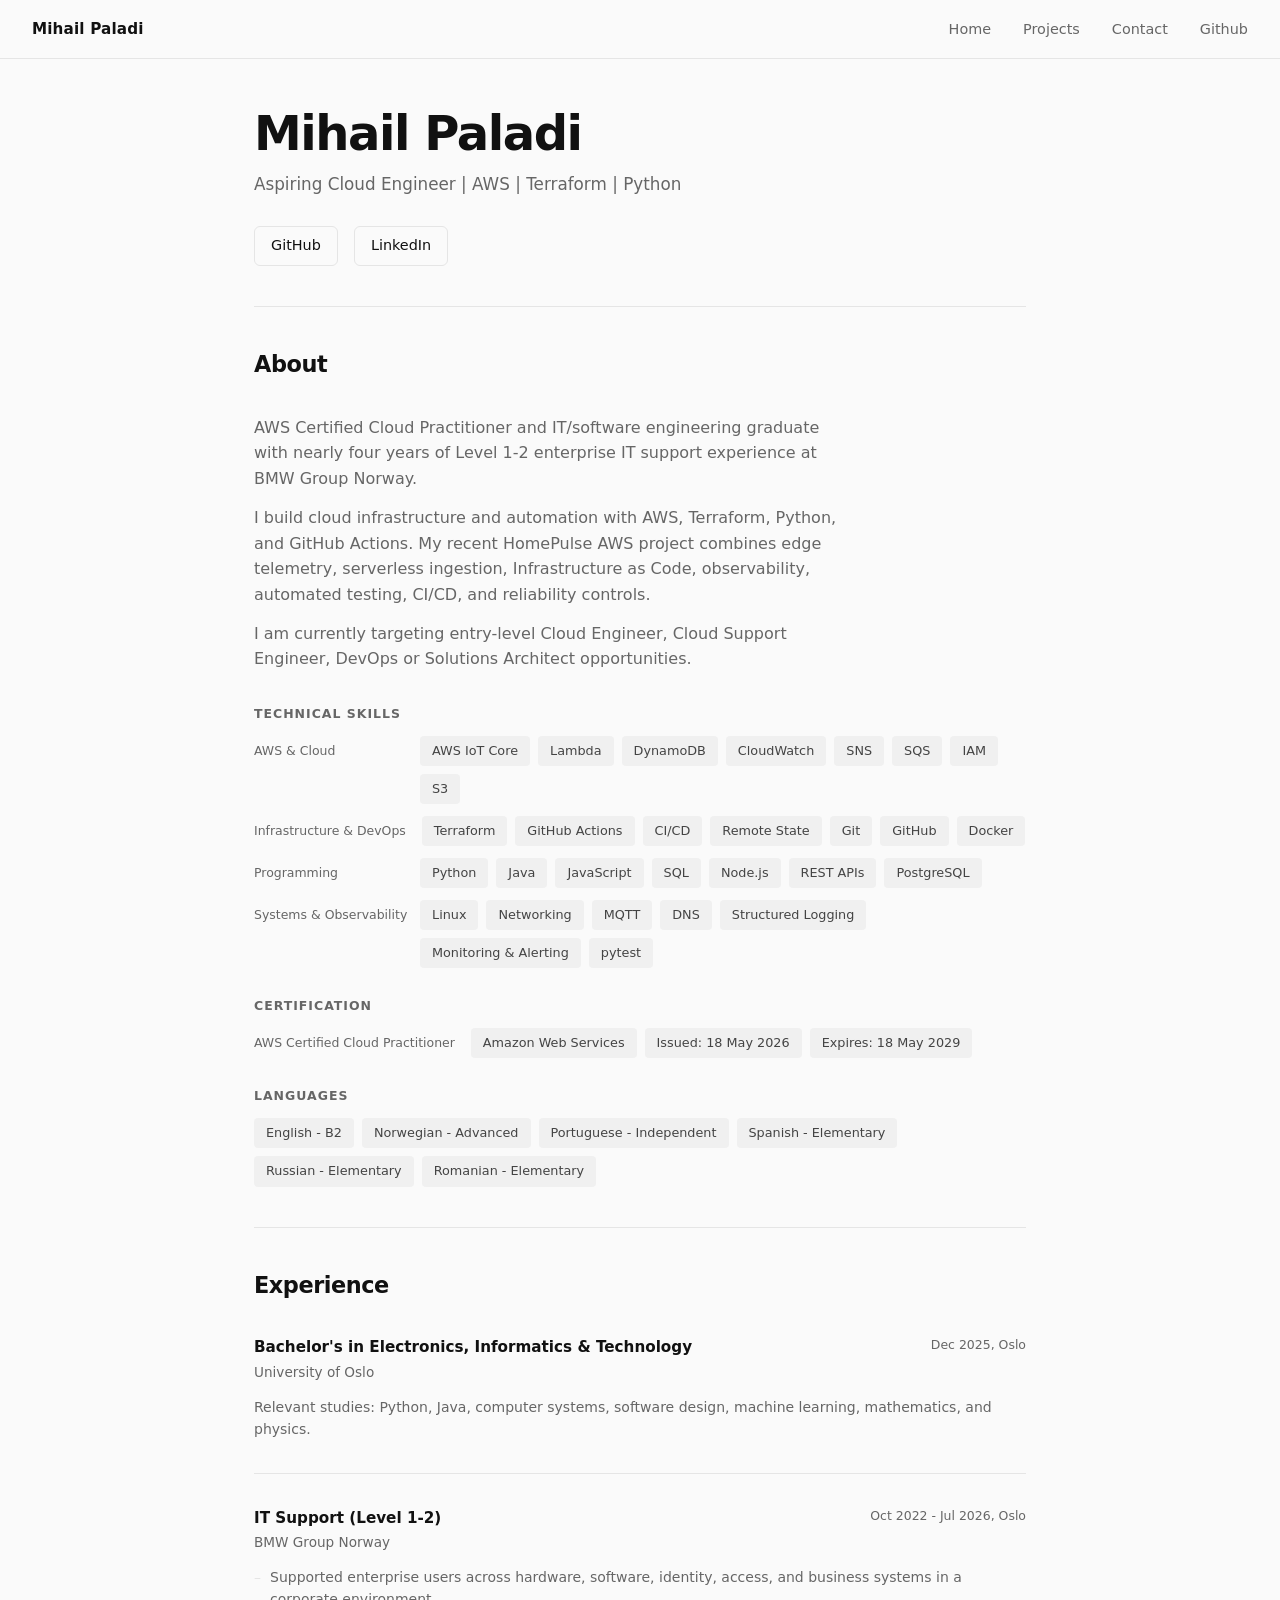
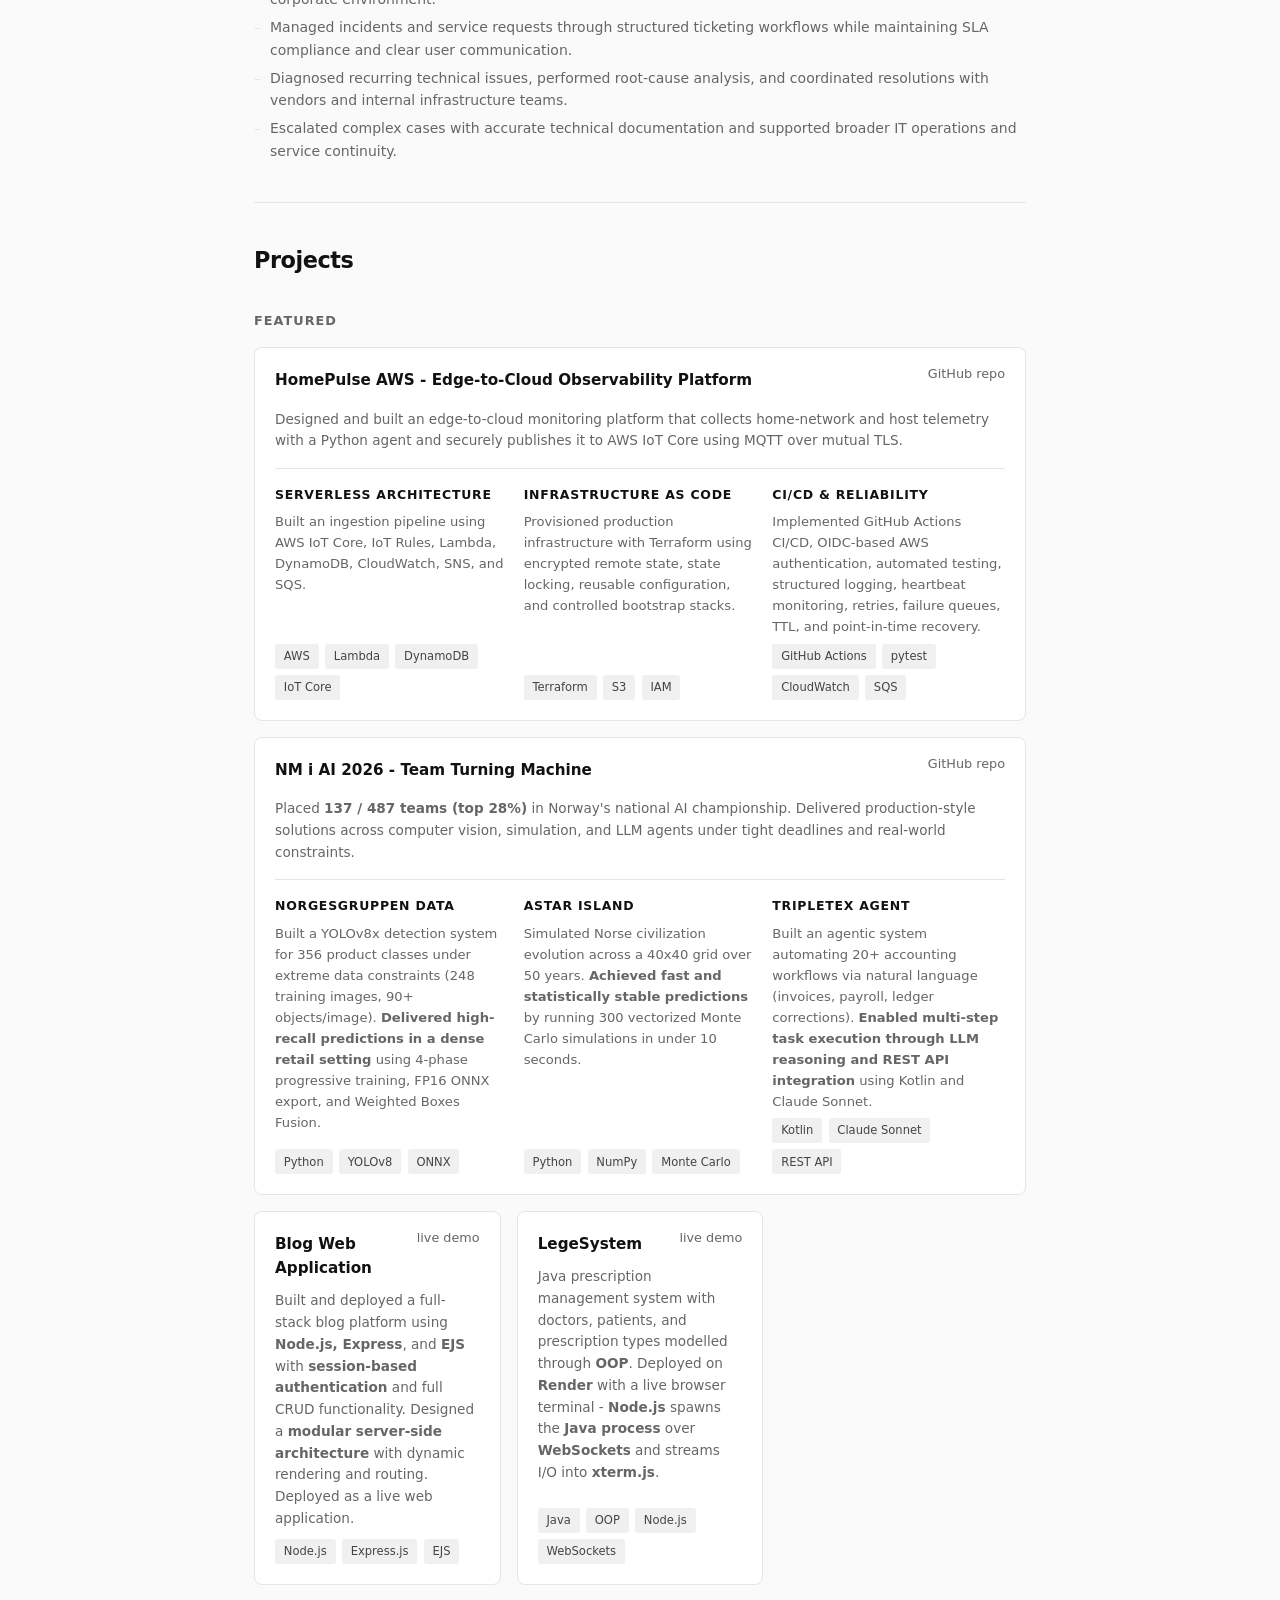
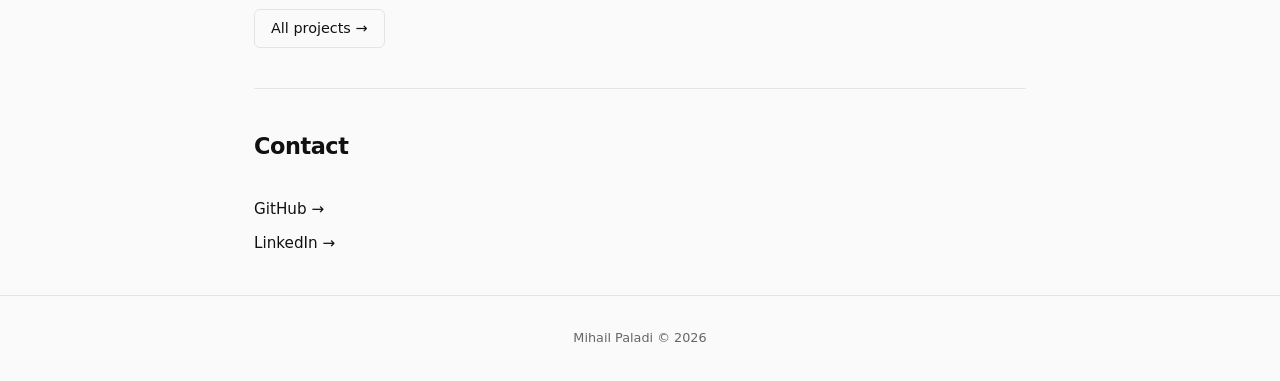
<file: index.html>
<!doctype html>
<html lang="en">
  <head>
    <meta charset="UTF-8" />
    <meta name="viewport" content="width=device-width, initial-scale=1.0" />
    <title>Mihail Paladi</title>
    <link rel="stylesheet" href="css/style.css" />
  </head>
  <body>
    <div id="navbar-partial"></div>

    <main>
      <section id="hero">
        <h1>Mihail Paladi</h1>
        <p class="subtitle">
          Aspiring Cloud Engineer | AWS | Terraform | Python
        </p>
        <div class="hero-links">
          <a href="https://github.com/Mibiss" target="_blank" rel="noopener"
            >GitHub</a
          >
          <a
            href="https://www.linkedin.com/in/mihail-paladi-a35544184/"
            target="_blank"
            rel="noopener"
            >LinkedIn</a
          >
        </div>
      </section>

      <section id="about">
        <h2>About</h2>
        <p>
          AWS Certified Cloud Practitioner and IT/software engineering graduate
          with nearly four years of Level 1-2 enterprise IT support experience
          at BMW Group Norway.
        </p>

        <p>
          I build cloud infrastructure and automation with AWS, Terraform,
          Python, and GitHub Actions. My recent HomePulse AWS project combines
          edge telemetry, serverless ingestion, Infrastructure as Code,
          observability, automated testing, CI/CD, and reliability controls.
        </p>

        <p>
          I am currently targeting entry-level Cloud Engineer, Cloud Support
          Engineer, DevOps or Solutions Architect opportunities.
        </p>
        <h3 class="section-label">Technical Skills</h3>
        <div class="skill-groups">
          <div class="skill-group">
            <span class="skill-group-label">AWS & Cloud</span>
            <div class="skills">
              <span>AWS IoT Core</span>
              <span>Lambda</span>
              <span>DynamoDB</span>
              <span>CloudWatch</span>
              <span>SNS</span>
              <span>SQS</span>
              <span>IAM</span>
              <span>S3</span>
            </div>
          </div>

          <div class="skill-group">
            <span class="skill-group-label">Infrastructure & DevOps</span>
            <div class="skills">
              <span>Terraform</span>
              <span>GitHub Actions</span>
              <span>CI/CD</span>
              <span>Remote State</span>
              <span>Git</span>
              <span>GitHub</span>
              <span>Docker</span>
            </div>
          </div>

          <div class="skill-group">
            <span class="skill-group-label">Programming</span>
            <div class="skills">
              <span>Python</span>
              <span>Java</span>
              <span>JavaScript</span>
              <span>SQL</span>
              <span>Node.js</span>
              <span>REST APIs</span>
              <span>PostgreSQL</span>
            </div>
          </div>

          <div class="skill-group">
            <span class="skill-group-label">Systems & Observability</span>
            <div class="skills">
              <span>Linux</span>
              <span>Networking</span>
              <span>MQTT</span>
              <span>DNS</span>
              <span>Structured Logging</span>
              <span>Monitoring & Alerting</span>
              <span>pytest</span>
            </div>
          </div>
        </div>

        <h3 class="section-label">Certification</h3>
        <div class="skill-groups">
          <div class="skill-group">
            <span class="skill-group-label"
              >AWS Certified Cloud Practitioner</span
            >
            <div class="skills">
              <span>Amazon Web Services</span><span>Issued: 18 May 2026</span
              ><span>Expires: 18 May 2029</span>
            </div>
          </div>
        </div>

        <h3 class="section-label">Languages</h3>
        <div class="skills">
          <span>English - B2</span>
          <span>Norwegian - Advanced</span>
          <span>Portuguese - Independent</span>
          <span>Spanish - Elementary</span>
          <span>Russian - Elementary</span>
          <span>Romanian - Elementary</span>
        </div>
      </section>

      <section id="experience">
        <h2>Experience</h2>

        <div class="exp-entry">
          <div class="exp-header">
            <div>
              <h4>Bachelor's in Electronics, Informatics & Technology</h4>
              <p class="exp-company">University of Oslo</p>
            </div>
            <span class="exp-date">Dec 2025, Oslo</span>
          </div>
          <p class="exp-note">
            Relevant studies: Python, Java, computer systems, software design,
            machine learning, mathematics, and physics.
          </p>
        </div>

        <div class="exp-entry">
          <div class="exp-header">
            <div>
              <h4>IT Support (Level 1-2)</h4>
              <p class="exp-company">BMW Group Norway</p>
            </div>
            <span class="exp-date">Oct 2022 - Jul 2026, Oslo</span>
          </div>
          <ul>
            <li>
              Supported enterprise users across hardware, software, identity,
              access, and business systems in a corporate environment.
            </li>
            <li>
              Managed incidents and service requests through structured
              ticketing workflows while maintaining SLA compliance and clear
              user communication.
            </li>
            <li>
              Diagnosed recurring technical issues, performed root-cause
              analysis, and coordinated resolutions with vendors and internal
              infrastructure teams.
            </li>
            <li>
              Escalated complex cases with accurate technical documentation and
              supported broader IT operations and service continuity.
            </li>
          </ul>
        </div>
      </section>

      <section id="projects">
        <h2>Projects</h2>
        <h3 class="category">Featured</h3>

        <div id="homepulse-partial" class="card card-featured"></div>

        <div id="ai-competition-partial" class="card card-featured"></div>

        <div class="project-grid">
          <div class="card">
            <div class="card-header">
              <h4>Blog Web Application</h4>
              <a
                href="https://blog-web-app-y3wl.onrender.com"
                class="stretched-link"
                >live demo</a
              >
            </div>
            <p>
              Built and deployed a full-stack blog platform using
              <strong>Node.js, Express</strong>, and <strong>EJS</strong> with
              <strong>session-based authentication</strong> and full CRUD
              functionality. Designed a
              <strong>modular server-side architecture</strong> with dynamic
              rendering and routing. Deployed as a live web application.
            </p>
            <div class="tags">
              <span>Node.js</span><span>Express.js</span><span>EJS</span>
            </div>
          </div>

          <div class="card">
            <div class="card-header">
              <h4>LegeSystem</h4>
              <a href="https://legesystem.onrender.com" class="stretched-link"
                >live demo</a
              >
            </div>
            <p>
              Java prescription management system with doctors, patients, and
              prescription types modelled through <strong>OOP</strong>. Deployed
              on <strong>Render</strong> with a live browser terminal -
              <strong>Node.js</strong> spawns the
              <strong>Java process</strong> over <strong>WebSockets</strong> and
              streams I/O into <strong>xterm.js</strong>.
            </p>
            <div class="tags">
              <span>Java</span><span>OOP</span><span>Node.js</span
              ><span>WebSockets</span>
            </div>
          </div>
        </div>

        <div class="all-projects-link">
          <a href="projects.html">All projects &rarr;</a>
        </div>
      </section>

      <div id="contact-partial"></div>
    </main>

    <div id="footer-partial"></div>

    <script src="js/main.js"></script>
  </body>
</html>
</file>
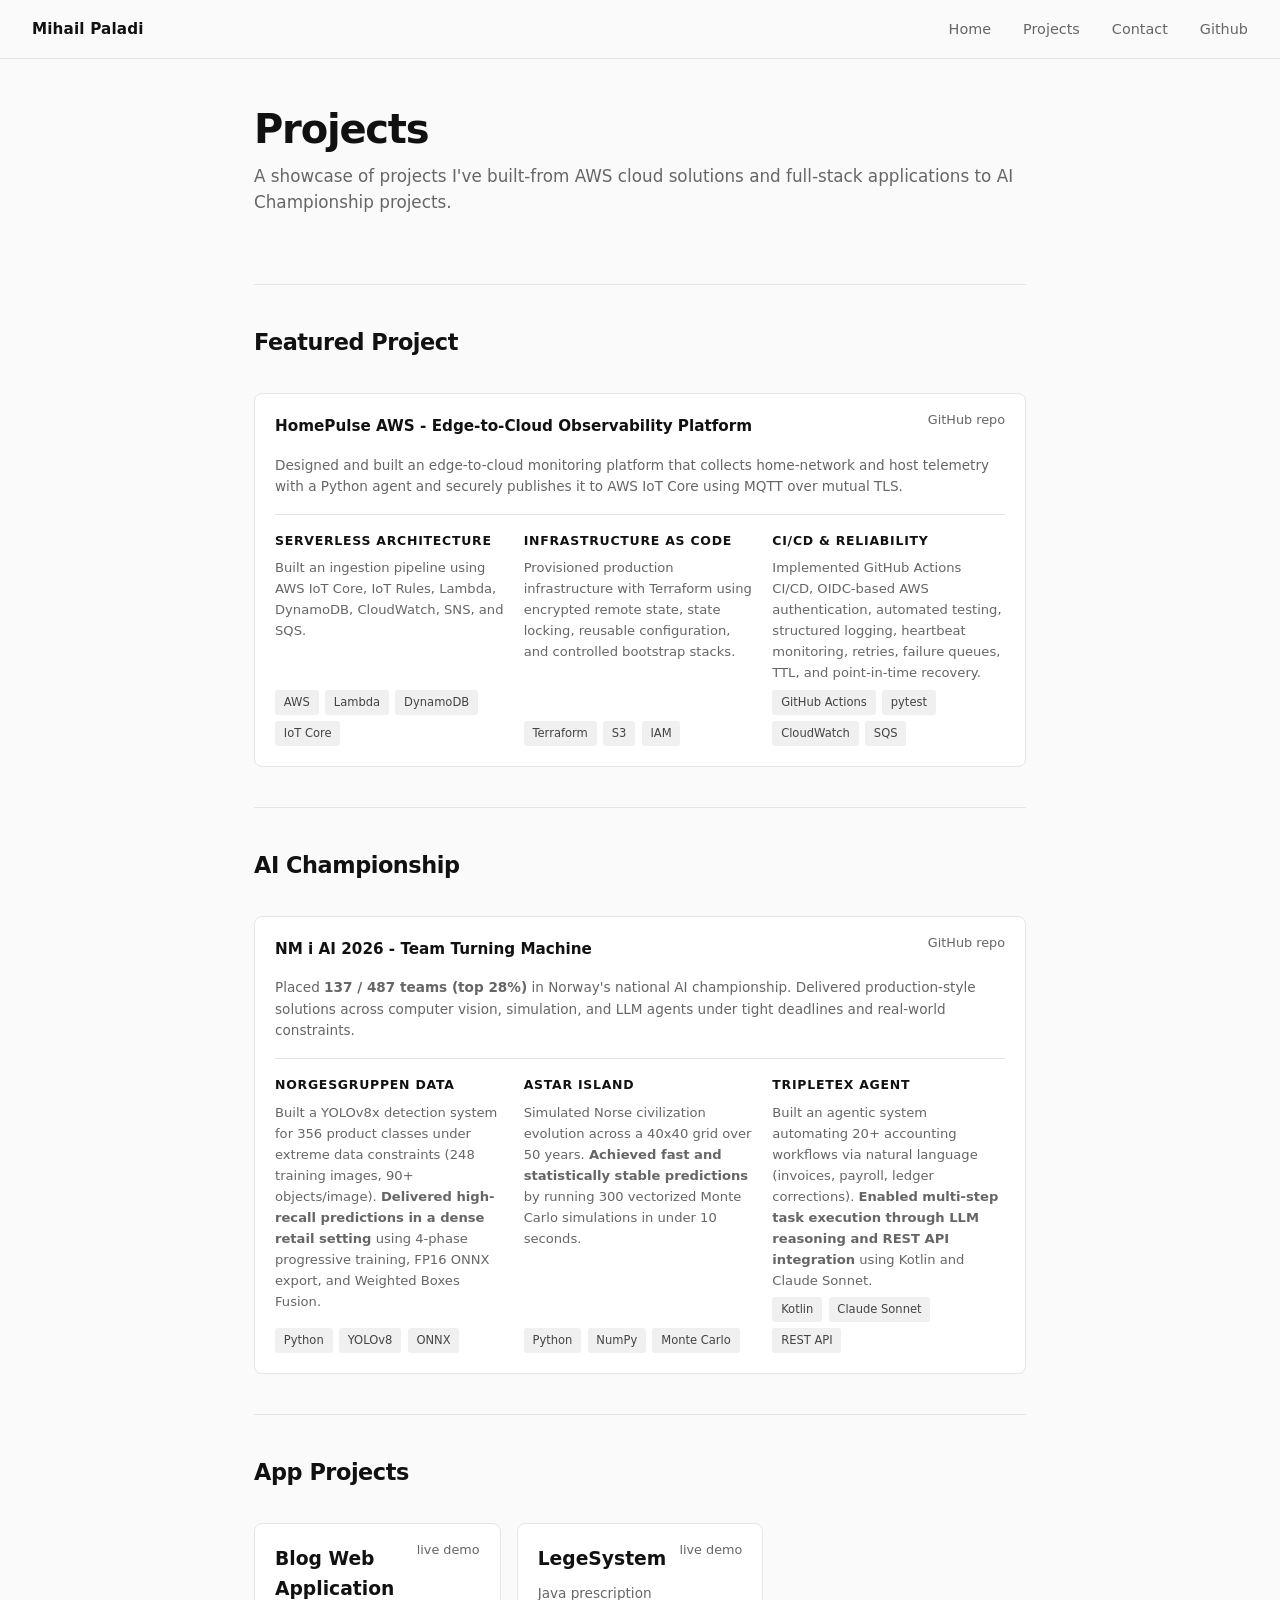
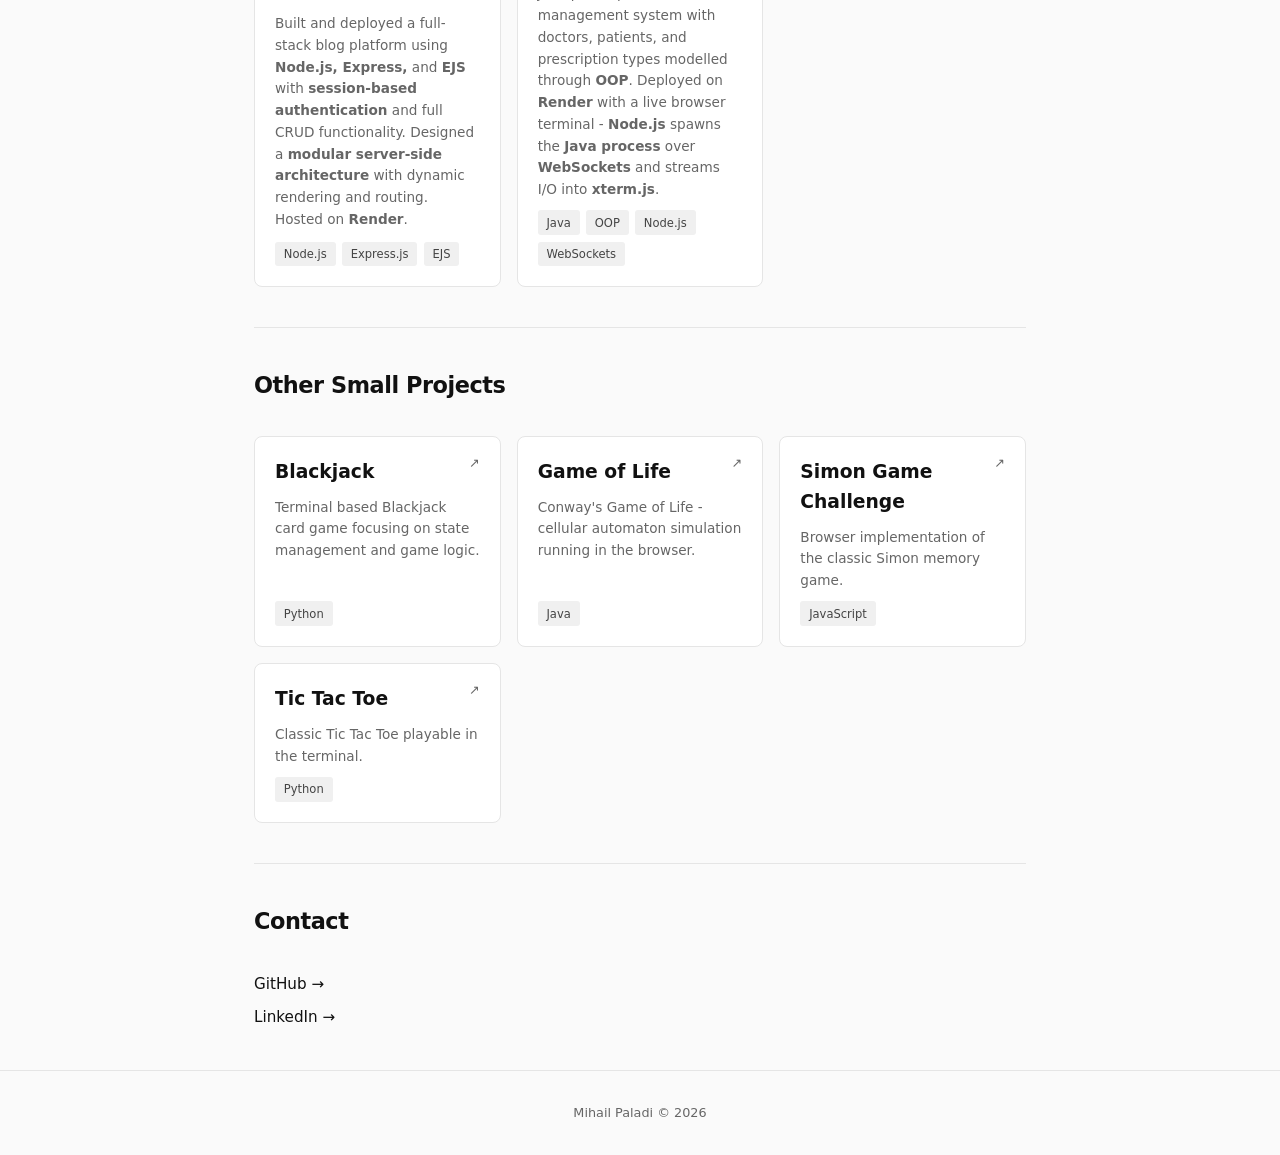
<file: projects.html>
<!doctype html>
<html lang="en">
  <head>
    <meta charset="UTF-8" />
    <meta name="viewport" content="width=device-width, initial-scale=1.0" />
    <title>Projects - Mihail Paladi</title>
    <link rel="stylesheet" href="css/style.css" />
  </head>
  <body>
    <div id="navbar-partial"></div>

    <main>
      <section id="projects-hero">
        <h1
          style="
            font-size: clamp(1.75rem, 4vw, 2.5rem);
            font-weight: 700;
            letter-spacing: -0.03em;
            line-height: 1.1;
            margin-bottom: 0.75rem;
          "
        >
          Projects
        </h1>
        <p class="subtitle">
          A showcase of projects I've built-from AWS cloud solutions and
          full-stack applications to AI Championship projects.
        </p>
      </section>

      <section id="projects">
        <h2 class="category">Featured Project</h2>
        <div id="homepulse-partial" class="card card-featured"></div>
      </section>

      <section id="competition">
        <h2>AI Championship</h2>
        <div id="ai-competition-partial" class="card card-featured"></div>
      </section>

      <section id="featured">
        <h2>App Projects</h2>

        <div class="project-grid">
          <div class="card">
            <div class="card-header">
              <h3>Blog Web Application</h3>
              <a
                href="https://blog-web-app-y3wl.onrender.com"
                class="stretched-link"
                >live demo</a
              >
            </div>
            <p>
              Built and deployed a full-stack blog platform using
              <strong>Node.js, Express,</strong> and <strong>EJS</strong> with
              <strong>session-based authentication</strong> and full CRUD
              functionality. Designed a
              <strong>modular server-side architecture</strong> with dynamic
              rendering and routing. Hosted on <strong>Render</strong>.
            </p>
            <div class="tags">
              <span>Node.js</span><span>Express.js</span><span>EJS</span>
            </div>
          </div>

          <div class="card">
            <div class="card-header">
              <h3>LegeSystem</h3>
              <a href="https://legesystem.onrender.com" class="stretched-link"
                >live demo</a
              >
            </div>
            <p>
              Java prescription management system with doctors, patients, and
              prescription types modelled through <strong>OOP</strong>. Deployed
              on <strong>Render</strong> with a live browser terminal -
              <strong>Node.js</strong> spawns the
              <strong>Java process</strong> over <strong>WebSockets</strong> and
              streams I/O into <strong>xterm.js</strong>.
            </p>
            <div class="tags">
              <span>Java</span><span>OOP</span><span>Node.js</span
              ><span>WebSockets</span>
            </div>
          </div>
        </div>
      </section>

      <section id="other">
        <h2>Other Small Projects</h2>

        <div class="project-grid">
          <div class="card">
            <div class="card-header">
              <h3>Blackjack</h3>
              <a
                href="https://github.com/Mibiss/Black_Jack"
                target="_blank"
                rel="noopener"
                >↗</a
              >
            </div>
            <p>
              Terminal based Blackjack card game focusing on state management
              and game logic.
            </p>
            <div class="tags"><span>Python</span></div>
          </div>

          <div class="card">
            <div class="card-header">
              <h3>Game of Life</h3>
              <a
                href="https://github.com/Mibiss/GameOfLife"
                target="_blank"
                rel="noopener"
                >↗</a
              >
            </div>
            <p>
              Conway's Game of Life - cellular automaton simulation running in
              the browser.
            </p>
            <div class="tags"><span>Java</span></div>
          </div>

          <div class="card">
            <div class="card-header">
              <h3>Simon Game Challenge</h3>
              <a
                href="https://github.com/Mibiss/SimonGameChallenge"
                target="_blank"
                rel="noopener"
                >↗</a
              >
            </div>
            <p>Browser implementation of the classic Simon memory game.</p>
            <div class="tags"><span>JavaScript</span></div>
          </div>

          <div class="card">
            <div class="card-header">
              <h3>Tic Tac Toe</h3>
              <a
                href="https://github.com/Mibiss/TicTacToe"
                target="_blank"
                rel="noopener"
                >↗</a
              >
            </div>
            <p>Classic Tic Tac Toe playable in the terminal.</p>
            <div class="tags"><span>Python</span></div>
          </div>
        </div>
      </section>
      <div id="contact-partial"></div>
    </main>

    <div id="footer-partial"></div>

    <script src="js/main.js"></script>
  </body>
</html>
</file>
<file: css/style.css>
*, *::before, *::after {
  box-sizing: border-box;
  margin: 0;
  padding: 0;
}

:root {
  --bg: #fafafa;
  --surface: #ffffff;
  --border: #e5e5e5;
  --text: #111111;
  --muted: #666666;
  --accent: #111111;
  --tag-bg: #f0f0f0;
  --tag-text: #444444;
}

html {
  scroll-behavior: smooth;
}

body {
  font-family: system-ui, -apple-system, sans-serif;
  background: var(--bg);
  color: var(--text);
  line-height: 1.6;
  font-size: 1rem;
}

/* NAV */

#navbar-partial {
  position: sticky;
  top: 0;
  z-index: 100;
}

nav {
  background: var(--bg);
  border-bottom: 1px solid var(--border);
  display: flex;
  align-items: center;
  justify-content: space-between;
  padding: 1rem 2rem;
}

.nav-name {
  font-weight: 600;
  font-size: 0.95rem;
  letter-spacing: 0.01em;
  text-decoration: none;
  color: var(--text);
}

nav ul {
  list-style: none;
  display: flex;
  gap: 2rem;
}

nav a {
  text-decoration: none;
  color: var(--muted);
  font-size: 0.9rem;
  transition: color 0.15s;
}

nav a:hover {
  color: var(--text);
}

nav a.nav-active {
  color: var(--text);
  font-weight: 500;
}

/* MAIN */

main {
  max-width: 820px;
  margin: 0 auto;
  padding: 0 1.5rem;
}

section {
  padding: 2.5rem 0;
  border-bottom: 1px solid var(--border);
}

section:last-child {
  border-bottom: none;
}

/* HERO */

#hero,
#projects-hero {
  padding: 3rem 0 2.5rem;
}

#hero h1 {
  font-size: clamp(2rem, 5vw, 3rem);
  font-weight: 700;
  letter-spacing: -0.03em;
  line-height: 1.1;
  margin-bottom: 0.75rem;
}

.subtitle {
  color: var(--muted);
  font-size: 1.05rem;
  margin-bottom: 1.75rem;
}

.hero-links {
  display: flex;
  gap: 1rem;
}

.hero-links a {
  text-decoration: none;
  color: var(--text);
  font-size: 0.9rem;
  font-weight: 500;
  padding: 0.45rem 1rem;
  border: 1px solid var(--border);
  border-radius: 6px;
  transition: background 0.15s, border-color 0.15s;
}

.hero-links a:hover {
  background: #f0f0f0;
  border-color: #ccc;
}

/* ABOUT */

#about > p {
  color: var(--muted);
  max-width: 600px;
  margin-bottom: 0.85rem;
}

#about > p:last-of-type {
  margin-bottom: 2rem;
}

.section-label {
  font-size: 0.78rem;
  font-weight: 600;
  text-transform: uppercase;
  letter-spacing: 0.08em;
  color: var(--muted);
  margin-bottom: 0.75rem;
  margin-top: 1.75rem;
}

.skill-groups {
  display: flex;
  flex-direction: column;
  gap: 0.75rem;
  margin-bottom: 1.75rem;
}

.skill-group {
  display: flex;
  align-items: flex-start;
  gap: 1rem;
}

.skill-group-label {
  font-size: 0.78rem;
  color: var(--muted);
  white-space: nowrap;
  min-width: 150px;
  padding-top: 0.3rem;
}

.skills {
  display: flex;
  flex-wrap: wrap;
  gap: 0.5rem;
}

.skills span {
  background: var(--tag-bg);
  color: var(--tag-text);
  font-size: 0.8rem;
  padding: 0.3rem 0.75rem;
  border-radius: 4px;
}

/* HEADINGS */

h2 {
  font-size: 1.4rem;
  font-weight: 700;
  letter-spacing: -0.02em;
  margin-bottom: 2rem;
}

h3.category {
  font-size: 0.8rem;
  font-weight: 600;
  text-transform: uppercase;
  letter-spacing: 0.08em;
  color: var(--muted);
  margin-bottom: 1rem;
  margin-top: 2.5rem;
}

h3.category:first-of-type {
  margin-top: 0;
}

/* PROJECT GRID */

.project-grid {
  display: grid;
  grid-template-columns: repeat(auto-fill, minmax(240px, 1fr));
  gap: 1rem;
}

.card {
  background: var(--surface);
  border: 1px solid var(--border);
  border-radius: 8px;
  padding: 1.25rem;
  display: flex;
  flex-direction: column;
  gap: 0.6rem;
  transition: border-color 0.15s, box-shadow 0.15s;
  position: relative;
}

.stretched-link::after {
  content: '';
  position: absolute;
  inset: 0;
}

.card:hover {
  border-color: #bbb;
  box-shadow: 0 2px 12px rgba(0,0,0,0.06);
}

.card-header {
  display: flex;
  justify-content: space-between;
  align-items: flex-start;
}

.card-header h4 {
  font-size: 0.95rem;
  font-weight: 600;
}

.card-header a {
  text-decoration: none;
  color: var(--muted);
  font-size: 0.8rem;
  line-height: 1;
  transition: color 0.15s;
  white-space: nowrap;
}

.card-header a:hover {
  color: var(--text);
}

.card p {
  font-size: 0.85rem;
  color: var(--muted);
  flex: 1;
}

.tags {
  display: flex;
  flex-wrap: wrap;
  gap: 0.4rem;
}

.tags span {
  background: var(--tag-bg);
  color: var(--tag-text);
  font-size: 0.72rem;
  padding: 0.2rem 0.55rem;
  border-radius: 3px;
}

/* FEATURED CARD */

.card-featured {
  grid-column: 1 / -1;
  gap: 1rem;
}

.card-meta {
  font-size: 0.78rem;
  color: var(--muted);
  margin-top: 0.2rem;
}

.challenges {
  display: grid;
  grid-template-columns: repeat(auto-fill, minmax(220px, 1fr));
  gap: 1rem;
  border-top: 1px solid var(--border);
  padding-top: 1rem;
}

.challenge {
  display: flex;
  flex-direction: column;
  gap: 0.4rem;
}

.challenge-label {
  font-size: 0.78rem;
  font-weight: 600;
  text-transform: uppercase;
  letter-spacing: 0.06em;
  color: var(--text);
}

.challenge p {
  font-size: 0.82rem;
  color: var(--muted);
}

#projects .project-grid {
  margin-top: 1rem;
}

#projects .card-featured + .card-featured {
  margin-top: 1rem;
}

/* ALL PROJECTS LINK */

.all-projects-link {
  margin-top: 1.5rem;
}

.all-projects-link a {
  text-decoration: none;
  color: var(--text);
  font-size: 0.9rem;
  font-weight: 500;
  padding: 0.45rem 1rem;
  border: 1px solid var(--border);
  border-radius: 6px;
  transition: background 0.15s, border-color 0.15s;
  display: inline-block;
}

.all-projects-link a:hover {
  background: #f0f0f0;
  border-color: #ccc;
}

/* EXPERIENCE */

.exp-entry {
  padding-bottom: 2rem;
  margin-bottom: 2rem;
  border-bottom: 1px solid var(--border);
}

.exp-entry:last-child {
  border-bottom: none;
  margin-bottom: 0;
  padding-bottom: 0;
}

.exp-header {
  display: flex;
  justify-content: space-between;
  align-items: flex-start;
  margin-bottom: 0.75rem;
  gap: 1rem;
}

.exp-header h4 {
  font-size: 0.95rem;
  font-weight: 600;
}

.exp-company {
  font-size: 0.85rem;
  color: var(--muted);
  margin-top: 0.15rem;
}

.exp-date {
  font-size: 0.78rem;
  color: var(--muted);
  white-space: nowrap;
  flex-shrink: 0;
}

.exp-entry ul {
  list-style: none;
  display: flex;
  flex-direction: column;
  gap: 0.35rem;
}

.exp-entry ul li {
  font-size: 0.875rem;
  color: var(--muted);
  padding-left: 1rem;
  position: relative;
}

.exp-entry ul li::before {
  content: "–";
  position: absolute;
  left: 0;
  color: var(--border);
}

.exp-note {
  font-size: 0.875rem;
  color: var(--muted);
}

/* CONTACT */

#contact p {
  color: var(--muted);
  margin-bottom: 1.5rem;
}

.contact-links {
  display: flex;
  flex-direction: column;
  gap: 0.6rem;
}

.contact-links a {
  text-decoration: none;
  color: var(--text);
  font-size: 0.95rem;
  font-weight: 500;
  transition: color 0.15s;
}

.contact-links a:hover {
  color: var(--muted);
}

/* FOOTER */

footer {
  text-align: center;
  padding: 2rem;
  font-size: 0.8rem;
  color: var(--muted);
  border-top: 1px solid var(--border);
}

/* RESPONSIVE */

@media (max-width: 600px) {
  nav {
    padding: 1rem;
  }

  nav ul {
    gap: 1.25rem;
  }

  .project-grid {
    grid-template-columns: 1fr;
  }
}
</file>
